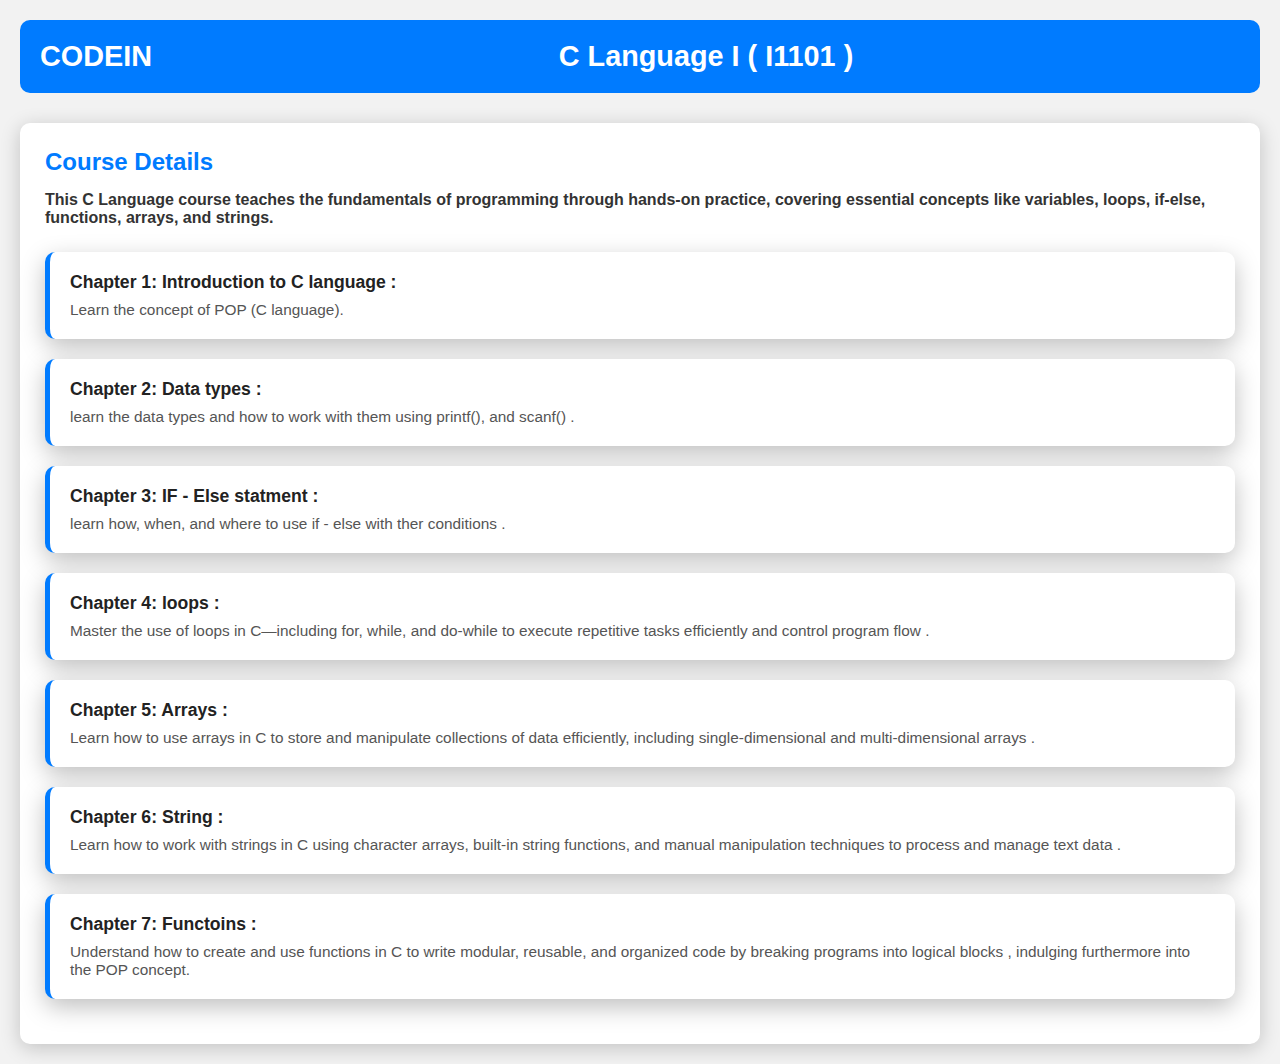
<file: CI.html>
<!DOCTYPE html>
<html lang="en">
<head>
  <meta charset="UTF-8" />
  <meta name="viewport" content="width=device-width, initial-scale=1.0" />
  <title>Course Details - CODEIN Academy</title>
  <link rel="stylesheet" href="Course.css" />
</head>
<body>

  <div class="header">
    <a href="index.html#courses"><div class="academy-name"><h2>CODEIN</h2></div></a>
    <div class="course-title">C Language I ( I1101 )</div>
  </div>
  <div class="course-box">
    <h2>Course Details</h2>
    <div class="course-description">
      <b>This C Language course teaches the fundamentals of programming through hands-on practice, covering essential concepts like variables, loops, if-else, functions, arrays, and strings.</b>
    </div>
    <div class="chapter-box">
      <div class="chapter-title">Chapter 1: Introduction to C language :</div>
      <div class="chapter-detail">Learn the concept of POP (C language).</div>
    </div>
    <div class="chapter-box">
      <div class="chapter-title">Chapter 2: Data types :</div>
      <div class="chapter-detail">learn the data types and how to work with them using <code>printf()</code>, and <code>scanf()</code> .</div>
    </div>
    <div class="chapter-box">
      <div class="chapter-title">Chapter 3: IF - Else statment :</div>
      <div class="chapter-detail">learn how, when, and where to use if - else with ther conditions .</div>
    </div>
    <div class="chapter-box">
      <div class="chapter-title">Chapter 4: loops :</div>
      <div class="chapter-detail">Master the use of loops in C—including for, while, and do-while to execute repetitive tasks efficiently and control program flow .</div>
    </div>
    <div class="chapter-box">
      <div class="chapter-title">Chapter 5: Arrays :</div>
      <div class="chapter-detail">Learn how to use arrays in C to store and manipulate collections of data efficiently, including single-dimensional and multi-dimensional arrays .</div>
    </div>
    <div class="chapter-box">
      <div class="chapter-title">Chapter 6: String :</div>
      <div class="chapter-detail">Learn how to work with strings in C using character arrays, built-in string functions, and manual manipulation techniques to process and manage text data .</div>
    </div>
    <div class="chapter-box">
      <div class="chapter-title">Chapter 7: Functoins :</div>
      <div class="chapter-detail">Understand how to create and use functions in C to write modular, reusable, and organized code by breaking programs into logical blocks , indulging furthermore into the POP concept.</div>
    </div>
  </div>

</body>
</html>
</file>
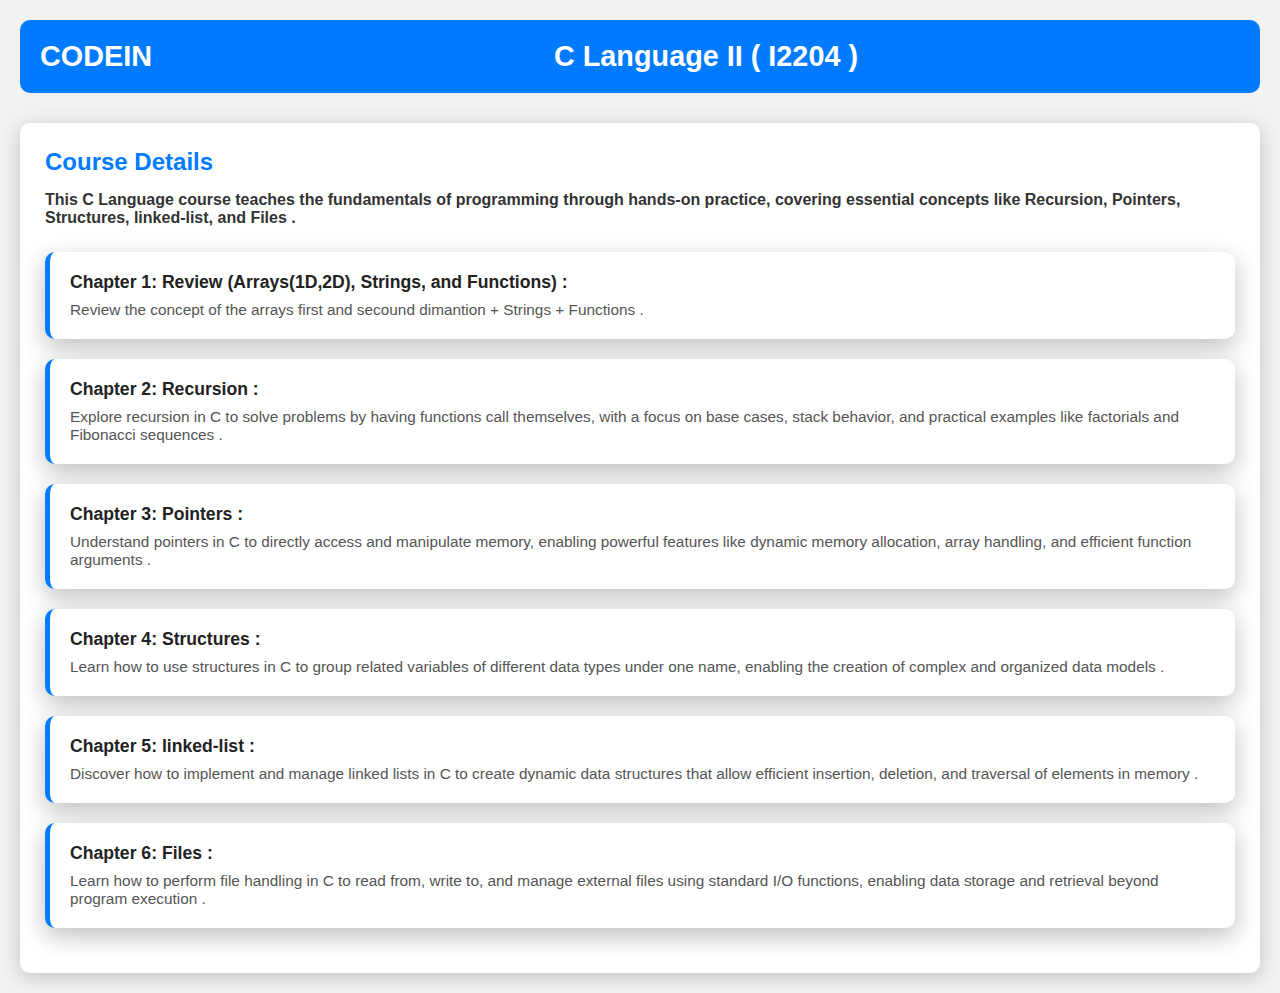
<file: CII.html>
<!DOCTYPE html>
<html lang="en">
<head>
  <meta charset="UTF-8" />
  <meta name="viewport" content="width=device-width, initial-scale=1.0" />
  <title>Course Details</title>
  <link rel="stylesheet" href="Course.css" />
</head>
<body>

  <div class="header">
    <a href="index.html#courses"><div class="academy-name"><h2>CODEIN</h2></div></a>
    <div class="course-title">C Language II ( I2204 ) </div>
  </div>
  <div class="course-box">
    <h2>Course Details</h2>
    <div class="course-description">
      <b>This C Language course teaches the fundamentals of programming through hands-on practice, covering essential concepts like  Recursion, Pointers, Structures, linked-list, and Files .</b>
    </div>
    <div class="chapter-box">
      <div class="chapter-title">Chapter 1: Review (Arrays(1D,2D), Strings, and Functions) :</div>
      <div class="chapter-detail">Review the concept of the arrays first and secound dimantion + Strings + Functions .</div>
    </div>
    <div class="chapter-box">
      <div class="chapter-title">Chapter 2: Recursion :</div>
      <div class="chapter-detail">Explore recursion in C to solve problems by having functions call themselves, with a focus on base cases, stack behavior, and practical examples like factorials and Fibonacci sequences .</div>
    </div>
    <div class="chapter-box">
      <div class="chapter-title">Chapter 3: Pointers :</div>
      <div class="chapter-detail">Understand pointers in C to directly access and manipulate memory, enabling powerful features like dynamic memory allocation, array handling, and efficient function arguments .</div>
    </div>
    <div class="chapter-box">
      <div class="chapter-title">Chapter 4: Structures :</div>
      <div class="chapter-detail">Learn how to use structures in C to group related variables of different data types under one name, enabling the creation of complex and organized data models .</div>
    </div>
    <div class="chapter-box">
      <div class="chapter-title">Chapter 5: linked-list :</div>
      <div class="chapter-detail">Discover how to implement and manage linked lists in C to create dynamic data structures that allow efficient insertion, deletion, and traversal of elements in memory .</div>
    </div>
    <div class="chapter-box">
      <div class="chapter-title">Chapter 6: Files :</div>
      <div class="chapter-detail">Learn how to perform file handling in C to read from, write to, and manage external files using standard I/O functions, enabling data storage and retrieval beyond program execution .</div>
    </div>
  </div>

</body>
</html>
</file>
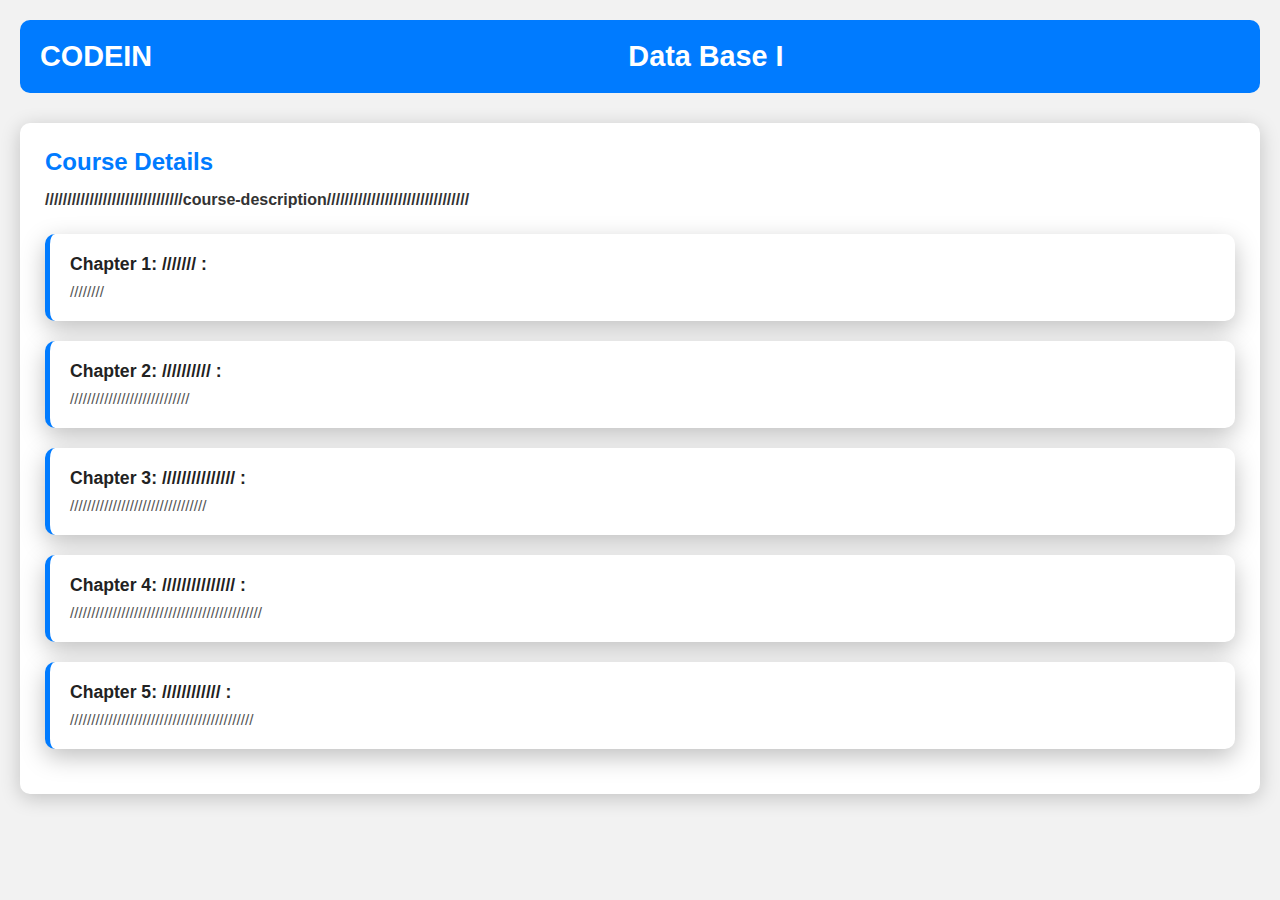
<file: DBI.html>
<!DOCTYPE html>
<html lang="en">
<head>
  <meta charset="UTF-8" />
  <meta name="viewport" content="width=device-width, initial-scale=1.0" />
  <title>Course Details</title>
  <link rel="stylesheet" href="Course.css" />
</head>
<body>

  <div class="header">
    <a href="index.html#courses"><div class="academy-name"><h2>CODEIN</h2></div></a>
    <div class="course-title">Data Base I</div>
  </div>
    <div class="course-box">
    <h2>Course Details</h2>
    <div class="course-description">
      <b>///////////////////////////////course-description////////////////////////////////</b>
    </div>
    <div class="chapter-box">
      <div class="chapter-title">Chapter 1: /////// :</div>
      <div class="chapter-detail">////////</div>
    </div>
    <div class="chapter-box">
      <div class="chapter-title">Chapter 2: ////////// :</div>
      <div class="chapter-detail">////////////////////////////</div>
    </div>
    <div class="chapter-box">
      <div class="chapter-title">Chapter 3: /////////////// :</div>
      <div class="chapter-detail">////////////////////////////////</div>
    </div>
    <div class="chapter-box">
      <div class="chapter-title">Chapter 4: /////////////// :</div>
      <div class="chapter-detail">/////////////////////////////////////////////</div>
    </div>
    <div class="chapter-box">
      <div class="chapter-title">Chapter 5: //////////// :</div>
      <div class="chapter-detail">///////////////////////////////////////////</div>
    </div>
  </div> 

</body>
</html>
</file>
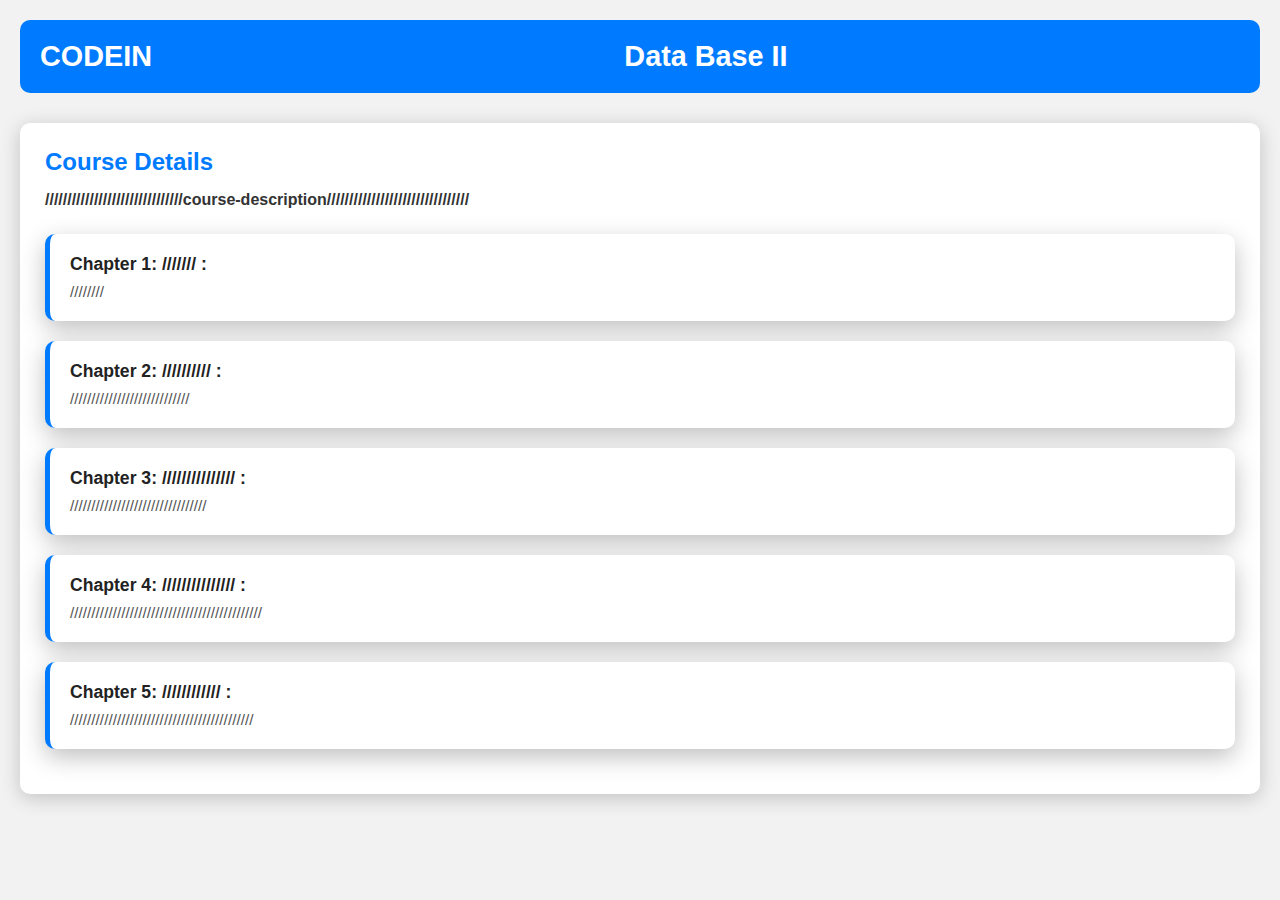
<file: DBII.html>
<!DOCTYPE html>
<html lang="en">
<head>
  <meta charset="UTF-8" />
  <meta name="viewport" content="width=device-width, initial-scale=1.0" />
  <title>Course Details</title>
  <link rel="stylesheet" href="Course.css" />
</head>
<body>

  <div class="header">
    <a href="index.html#courses"><div class="academy-name"><h2>CODEIN</h2></div></a>
    <div class="course-title">Data Base II</div>
  </div>
    <div class="course-box">
    <h2>Course Details</h2>
    <div class="course-description">
      <b>///////////////////////////////course-description////////////////////////////////</b>
    </div>
    <div class="chapter-box">
      <div class="chapter-title">Chapter 1: /////// :</div>
      <div class="chapter-detail">////////</div>
    </div>
    <div class="chapter-box">
      <div class="chapter-title">Chapter 2: ////////// :</div>
      <div class="chapter-detail">////////////////////////////</div>
    </div>
    <div class="chapter-box">
      <div class="chapter-title">Chapter 3: /////////////// :</div>
      <div class="chapter-detail">////////////////////////////////</div>
    </div>
    <div class="chapter-box">
      <div class="chapter-title">Chapter 4: /////////////// :</div>
      <div class="chapter-detail">/////////////////////////////////////////////</div>
    </div>
    <div class="chapter-box">
      <div class="chapter-title">Chapter 5: //////////// :</div>
      <div class="chapter-detail">///////////////////////////////////////////</div>
    </div>
  </div> 

</body>
</html>
</file>
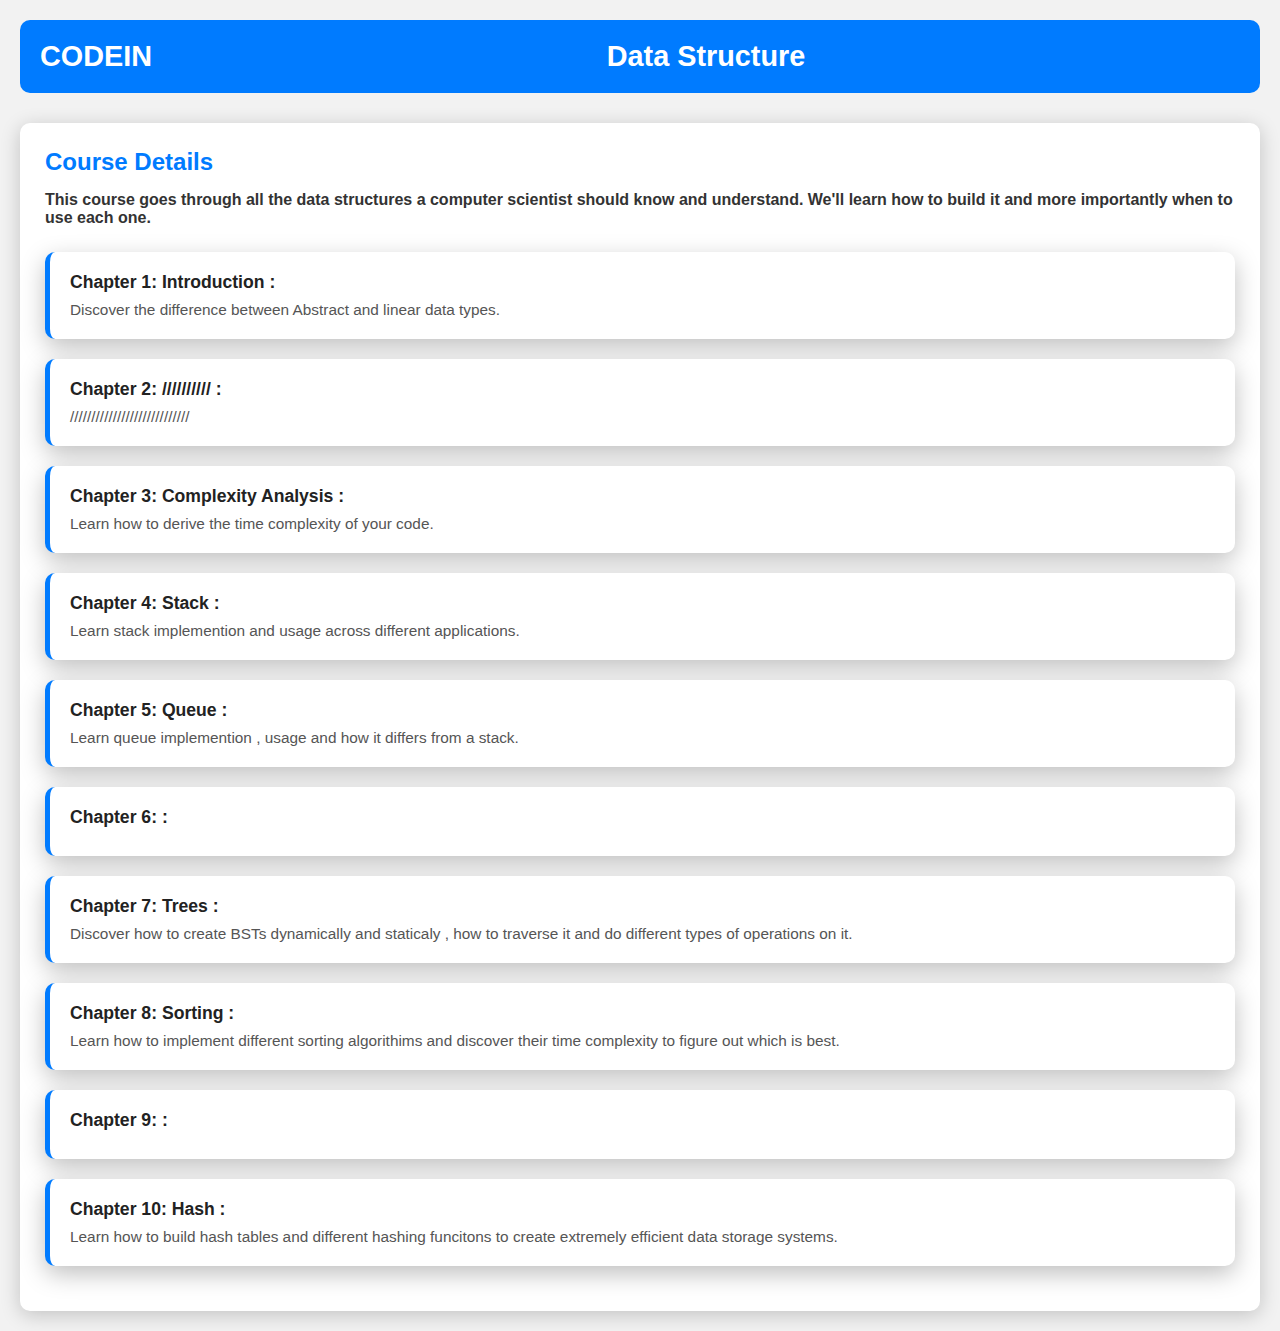
<file: DS.html>
<!DOCTYPE html>
<html lang="en">
<head>
  <meta charset="UTF-8" />
  <meta name="viewport" content="width=device-width, initial-scale=1.0" />
  <title>Course Details</title>
  <link rel="stylesheet" href="Course.css" />
</head>
<body>

  <div class="header">
    <a href="index.html#courses"><div class="academy-name"><h2>CODEIN</h2></div></a>
    <div class="course-title">Data Structure</div>
  </div>
  <div class="course-box">
    <h2>Course Details</h2>
    <div class="course-description">
      <b>This course goes through all the data structures a computer scientist should know and understand. We'll learn how to build it and more importantly when to use each one.</b>
    </div>
    <div class="chapter-box">
      <div class="chapter-title">Chapter 1: Introduction :</div>
      <div class="chapter-detail">Discover the difference between Abstract and linear data types.</div>
    </div>
    <div class="chapter-box">
      <div class="chapter-title">Chapter 2: ////////// :</div>
      <div class="chapter-detail">////////////////////////////</div>
    </div>
    <div class="chapter-box">
      <div class="chapter-title">Chapter 3: Complexity Analysis :</div>
      <div class="chapter-detail">Learn how to derive the time complexity of your code.</div>
    </div>
    <div class="chapter-box">
      <div class="chapter-title">Chapter 4: Stack :</div>
      <div class="chapter-detail">Learn stack implemention and usage across different applications.</div>
    </div>
    <div class="chapter-box">
      <div class="chapter-title">Chapter 5: Queue :</div>
      <div class="chapter-detail">Learn queue implemention , usage and how it differs from a stack.</div>
    </div>
     <div class="chapter-box">
      <div class="chapter-title">Chapter 6:  :</div>
      <div class="chapter-detail"></div>
    </div>
     <div class="chapter-box">
      <div class="chapter-title">Chapter 7: Trees :</div>
      <div class="chapter-detail">Discover how to create BSTs dynamically and staticaly , how to traverse it and do different types of operations on it.</div>
    </div>
     <div class="chapter-box">
      <div class="chapter-title">Chapter 8: Sorting :</div>
      <div class="chapter-detail">Learn how to implement different sorting algorithims and discover their time complexity to figure out which is best.</div>
    </div>
     <div class="chapter-box">
      <div class="chapter-title">Chapter 9:  :</div>
      <div class="chapter-detail"></div>
    </div>
     <div class="chapter-box">
      <div class="chapter-title">Chapter 10: Hash :</div>
      <div class="chapter-detail">Learn how to build hash tables and different hashing funcitons to create extremely efficient data storage systems.</div>
    </div>
  </div> 
</body>
</html>
</file>
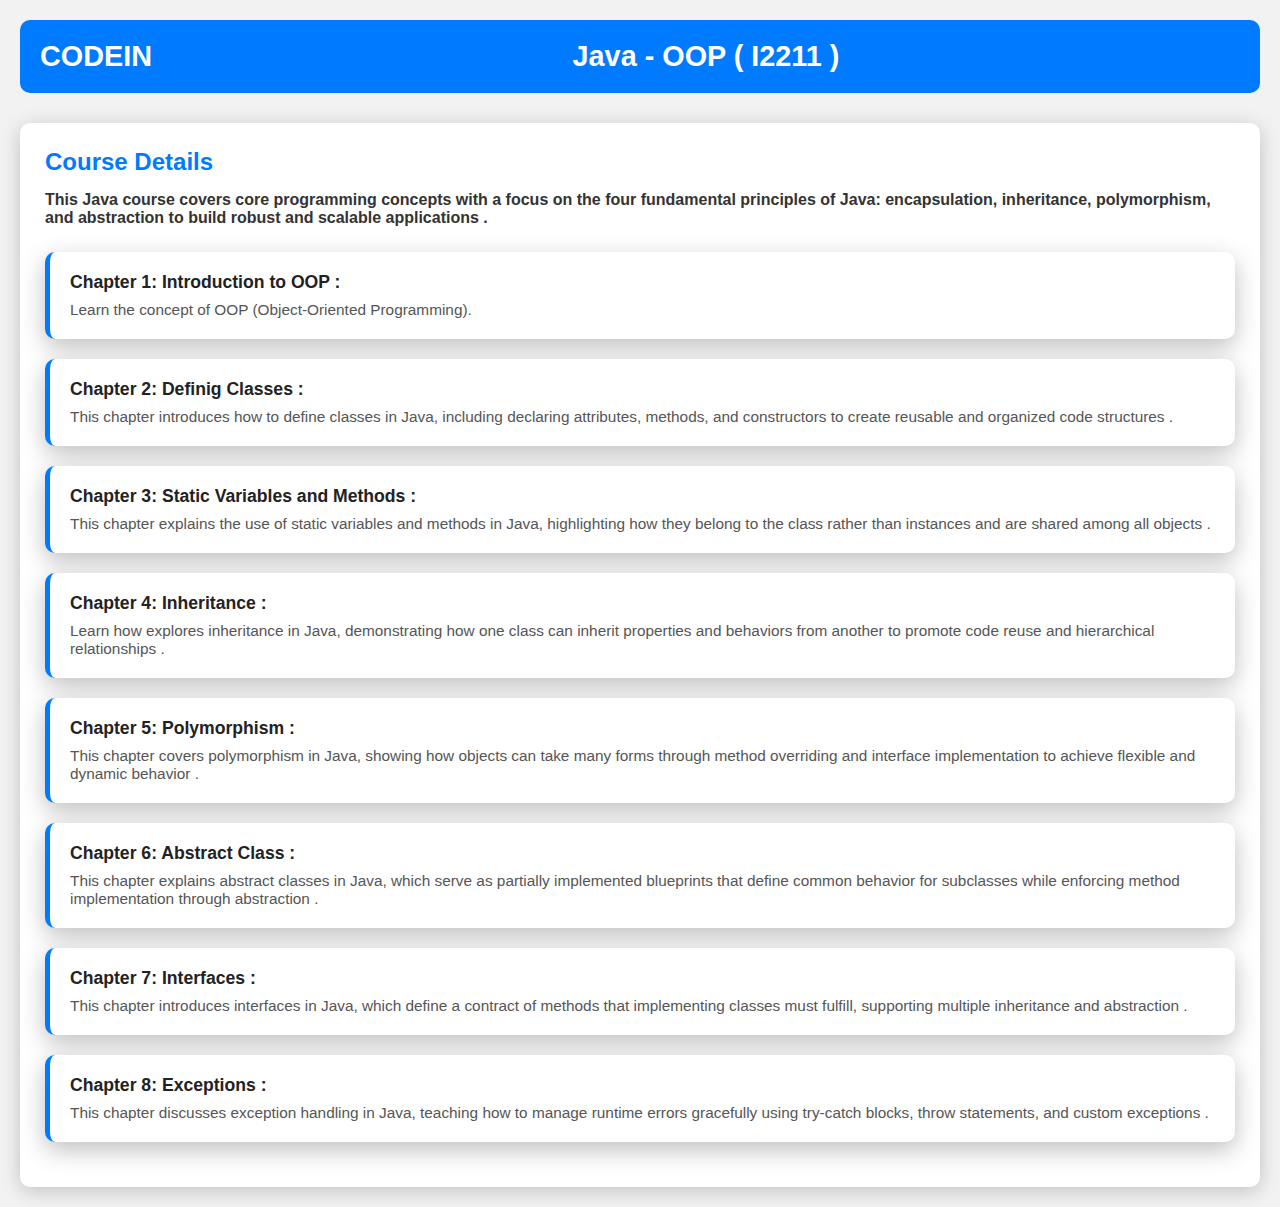
<file: OOP.html>
<!DOCTYPE html>
<html lang="en">
<head>
  <meta charset="UTF-8" />
  <meta name="viewport" content="width=device-width, initial-scale=1.0" />
  <title>Course Details</title>
  <link rel="stylesheet" href="Course.css" />
</head>
<body>

  <div class="header">
    <a href="index.html#courses"><div class="academy-name"><h2>CODEIN</h2></div></a>
    <div class="course-title">Java - OOP ( I2211 )</div>
  </div>
  <div class="course-box">
    <h2>Course Details</h2>
    <div class="course-description">
      <b>This Java course covers core programming concepts with a focus on the four fundamental principles of Java: encapsulation, inheritance, polymorphism, and abstraction to build robust and scalable applications .</b>
    </div>
    <div class="chapter-box">
      <div class="chapter-title">Chapter 1: Introduction to OOP :</div>
      <div class="chapter-detail">Learn the concept of OOP (Object-Oriented Programming).</div>
    </div>
    <div class="chapter-box">
      <div class="chapter-title">Chapter 2: Definig Classes :</div>
      <div class="chapter-detail">This chapter introduces how to define classes in Java, including declaring attributes, methods, and constructors to create reusable and organized code structures .</div>
    </div>
    <div class="chapter-box">
      <div class="chapter-title">Chapter 3: Static Variables and Methods :</div>
      <div class="chapter-detail">This chapter explains the use of static variables and methods in Java, highlighting how they belong to the class rather than instances and are shared among all objects .</div>
    </div>
    <div class="chapter-box">
      <div class="chapter-title">Chapter 4: Inheritance :</div>
      <div class="chapter-detail">Learn how explores inheritance in Java, demonstrating how one class can inherit properties and behaviors from another to promote code reuse and hierarchical relationships .</div>
    </div>
    <div class="chapter-box">
      <div class="chapter-title">Chapter 5: Polymorphism :</div>
      <div class="chapter-detail">This chapter covers polymorphism in Java, showing how objects can take many forms through method overriding and interface implementation to achieve flexible and dynamic behavior .</div>
    </div>
    <div class="chapter-box">
      <div class="chapter-title">Chapter 6: Abstract Class :</div>
      <div class="chapter-detail">This chapter explains abstract classes in Java, which serve as partially implemented blueprints that define common behavior for subclasses while enforcing method implementation through abstraction .</div>
    </div>
    <div class="chapter-box">
      <div class="chapter-title">Chapter 7: Interfaces :</div>
      <div class="chapter-detail">This chapter introduces interfaces in Java, which define a contract of methods that implementing classes must fulfill, supporting multiple inheritance and abstraction .</div>
    </div>
    <div class="chapter-box">
      <div class="chapter-title">Chapter 8: Exceptions :</div>
      <div class="chapter-detail">This chapter discusses exception handling in Java, teaching how to manage runtime errors gracefully using try-catch blocks, throw statements, and custom exceptions .</div>
    </div>
  </div>

</body>
</html>
</file>
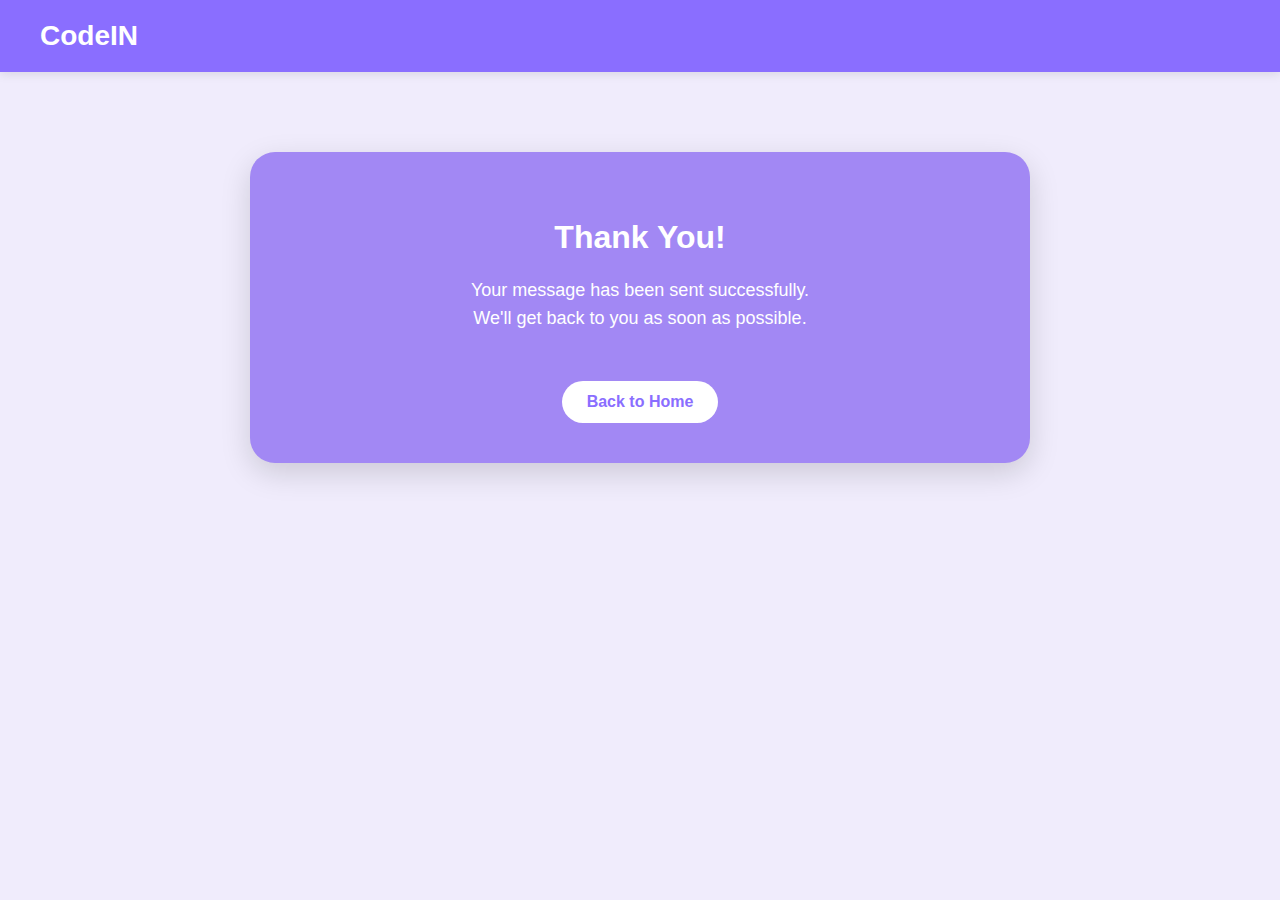
<file: thankyou.html>
<!DOCTYPE html>
<html lang="en">
<head>
  <meta charset="UTF-8" />
  <meta name="viewport" content="width=device-width, initial-scale=1.0" />
  <title>Thank You</title>
  <style>
    body {
      margin: 0;
      padding: 0;
      font-family: "Poppins", sans-serif;
      background-color: #f0ecfc;
      color: #333;
    }

    header {
      background-color: #8a6eff;
      padding: 20px 40px;
      display: flex;
      align-items: center;
      justify-content: space-between;
      box-shadow: 0 2px 10px rgba(0,0,0,0.1);
    }

    header h1 {
      color: white;
      font-size: 28px;
      margin: 0;
    }

    .container {
      max-width: 700px;
      margin: 80px auto;
      padding: 40px;
      background-color: #a288f4;
      border-radius: 25px;
      text-align: center;
      color: white;
      box-shadow: 0 10px 30px rgba(0,0,0,0.15);
    }

    .container h2 {
      font-size: 32px;
      margin-bottom: 20px;
    }

    .container p {
      font-size: 18px;
      line-height: 1.6;
    }

    .btn-home {
      display: inline-block;
      margin-top: 30px;
      padding: 12px 25px;
      background-color: white;
      color: #8a6eff;
      border: none;
      border-radius: 25px;
      text-decoration: none;
      font-weight: 600;
      transition: background 0.3s ease;
    }

    .btn-home:hover {
      background-color: #e3dcff;
    }
  </style>
</head>
<body>

  <header>
    <h1>CodeIN</h1>
  </header>

  <div class="container">
    <h2>Thank You!</h2>
    <p>Your message has been sent successfully.<br>
    We'll get back to you as soon as possible.</p>

    <a href="index.html" class="btn-home">Back to Home</a>
  </div>

</body>
</html>
</file>
<file: Course.css>
* {
  margin: 0;
  padding: 0;
  box-sizing: border-box;
  font-family: Arial, sans-serif;
}

body {
  background-color: #f2f2f2;
  padding: 20px;
}

/* Header styling */
.header {
  background-color: #007BFF;
  color: white;
  padding: 20px;
  display: flex;
  flex-direction: row;
  justify-content: space-between;
  align-items: center;
  border-radius: 10px;
  gap: 20px;
  flex-wrap: nowrap; /* Prevent stacking */
  overflow-x: auto;  /* Prevent overflow on very small screens */
}

.header .academy-name,
.header  {
  font-weight: bold;
  font-size: 1.2rem;
  white-space: nowrap;
}

.header .course-title {
  font-size: 1.8rem;
  font-weight: bold;
  text-align: center;
  flex: 1;
  white-space: nowrap;
}

/* Course content box */
.course-box {
  background-color: #ffffff;
  margin-top: 30px;
  padding: 25px;
  border-radius: 10px;
  box-shadow: 0 4px 20px rgba(0,0,0,0.2);
}

.course-box h2 {
  color: #007BFF;
  margin-bottom: 15px;
}

.course-description {
  font-size: 1rem;
  color: #333;
  margin-bottom: 25px;
}

/* Chapter styling */
.chapter-box {
  background-color: #ffffff;
  padding: 20px;
  border-radius: 10px;
  box-shadow: 0 8px 25px rgba(0, 0, 0, 0.25);
  margin-bottom: 20px;
  border-left: 5px solid #007BFF;
}

.chapter-title {
  font-weight: bold;
  color: #222;
  margin-bottom: 8px;
  font-size: 1.1rem;
}

.chapter-detail {
  color: #555;
  font-size: 0.96rem;
}

/* Responsive design (not changing header layout now) */
@media (max-width: 768px) {
  .course-description,
  .chapter-detail {
    font-size: 1rem;
    text-align: justify;
  }
}

/* Link styling */
a {
  text-decoration: none;
  color: inherit;
}
</file>
